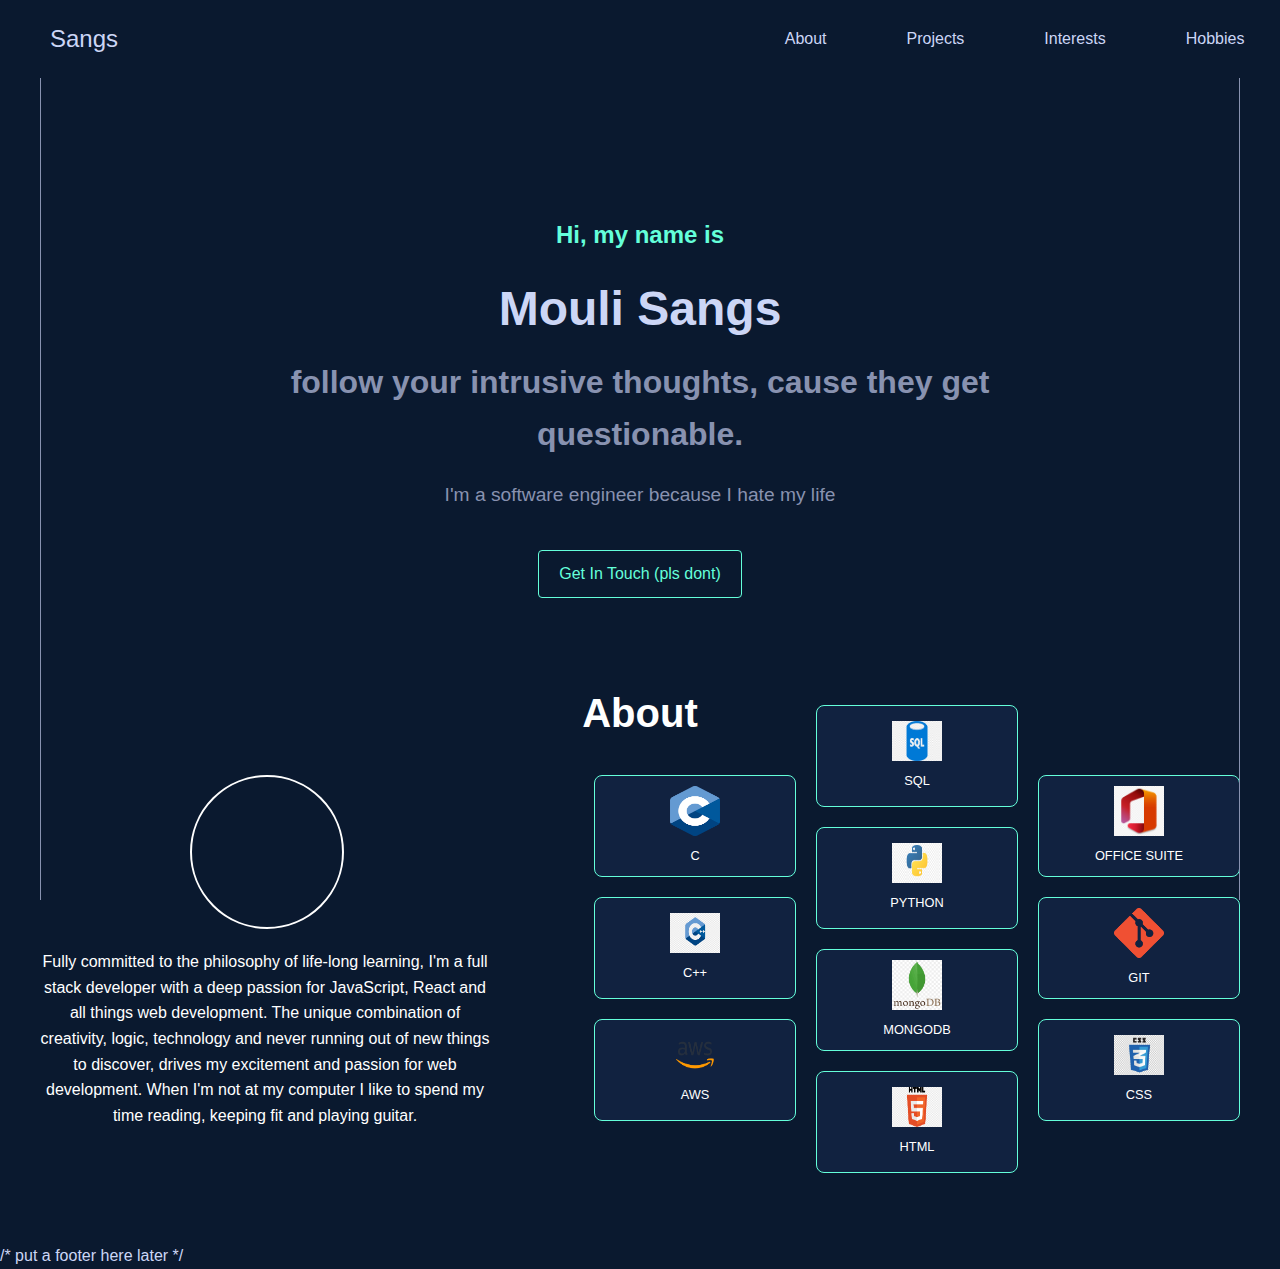
<file: index.html>
<!DOCTYPE html>
<html lang="en">
<head>
    <meta charset="UTF-8">
    <meta name="viewport" content="width=device-width, initial-scale=1.0">
    <title>My Portfolio</title>
    <link rel="stylesheet" href="styles.css">
</head>
<body>
    <div id="lines-container"></div>
    <header>
        <div id="navbar"></div>
    </header>
    <main>
        <section id="hero">
            <h1>Hi, my name is</h1>
            <h2>Mouli Sangs</h2>
            <h3>follow your intrusive thoughts, cause they get questionable.</h3>
            <p>I'm a software engineer because I hate my life</p>
            <a href="#contact" class="button">Get In Touch (pls dont)</a>
        </section> 
        <section id="about">
            <h2>About</h2>
            <div class="about-content">
                <div class="profile-container">
                    <div class="profile-icon"></div>
                    <p class="about-text">
                        Fully committed to the philosophy of life-long learning, I'm a full stack developer with a deep passion for JavaScript, React and all things web development. The unique combination of creativity, logic, technology and never running out of new things to discover, drives my excitement and passion for web development. When I'm not at my computer I like to spend my time reading, keeping fit and playing guitar.
                    </p>
                </div>
                <div class="skills">
                    <div class="skills-column">
                        <div class="skill-icon"><img src="C_Logo.png" alt="C"><span>C</span></div>
                        <div class="skill-icon"><img src="cplus.png" alt="C++"><span>C++</span></div>
                        <div class="skill-icon"><img src="aws.png" alt="AWS"><span>AWS</span></div>
                    </div>
                    <div class="skills-column">
                        <div class="skill-icon"><img src="sql.png" alt="SQL"><span>SQL</span></div>
                        <div class="skill-icon"><img src="python.jpg" alt="Python"><span>Python</span></div>
                        <div class="skill-icon"><img src="mongo.png" alt="MongoDB"><span>MONGODB</span></div>
                        <div class="skill-icon"><img src="html.png" alt="HTML"><span>HTML</span></div>

                    </div>
                    <div class="skills-column">
                        <div class="skill-icon"><img src="office.png" alt="Office Suite"><span>Office Suite</span></div>
                        <div class="skill-icon"><img src="git.png" alt="Git"><span>Git</span></div>
                        <div class="skill-icon"><img src="css.jpeg" alt="CSS"><span>CSS</span></div>
                    </div>
                </div>
            </div>
        </section>
        
    </main>
    <footer>
        /* put a footer here later */
    </footer>
    <script>
        // Load the navbar.html content into the div with id "navbar"
        fetch('navbar.html')
            .then(response => response.text())
            .then(data => document.getElementById('navbar').innerHTML = data);
        
        // Load the lines.html content
        fetch('lines.html')
            .then(response => response.text())
            .then(data => document.getElementById('lines-container').innerHTML = data);
    </script>
</body>
</html>
</file>
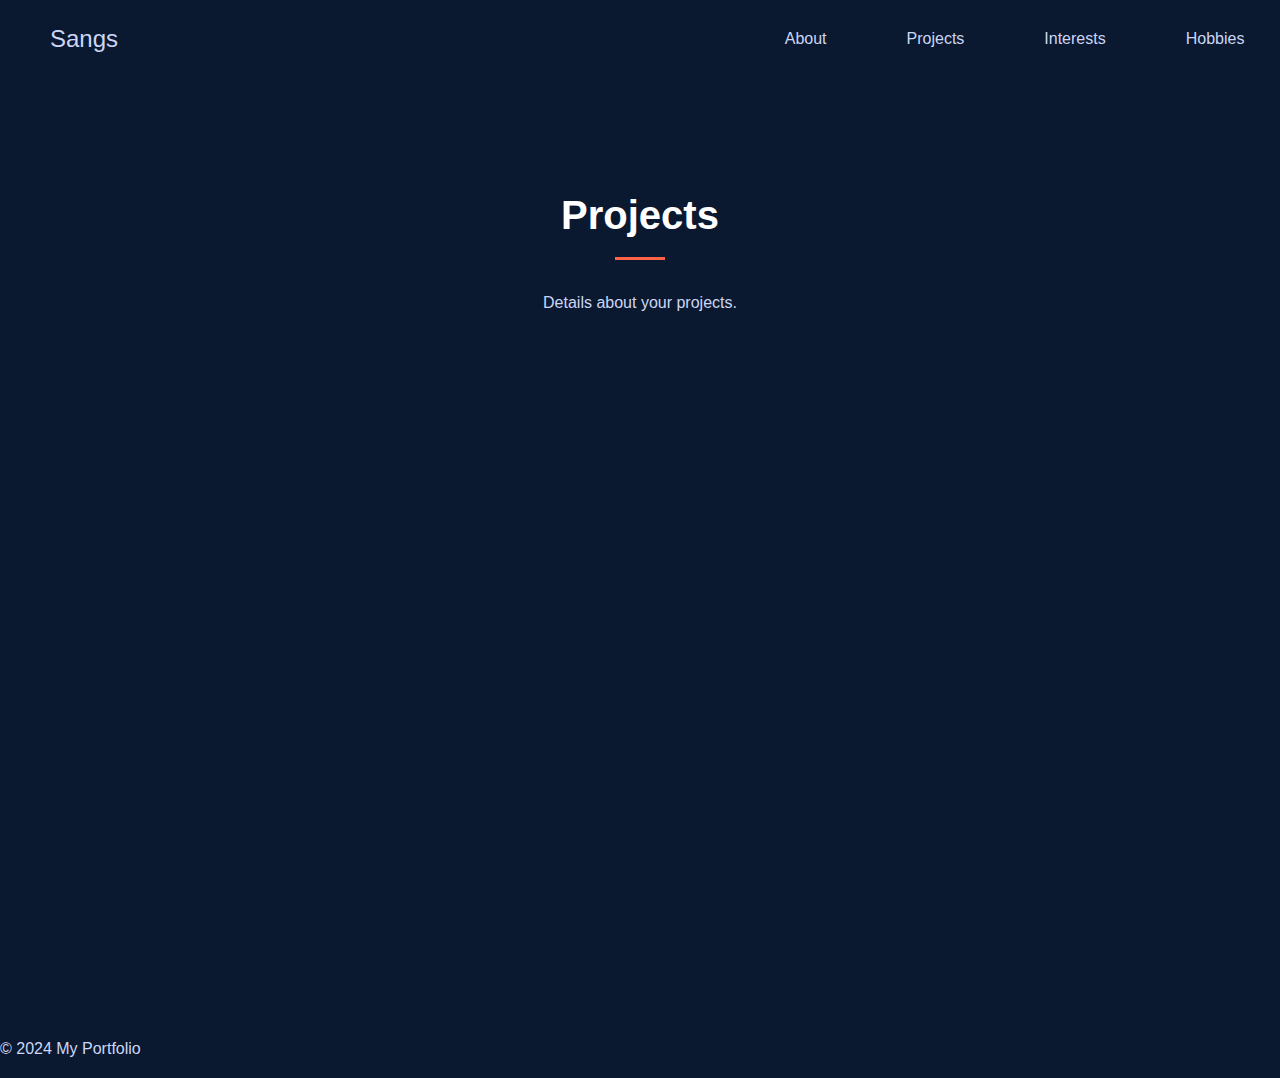
<file: hobbies.html>
<!DOCTYPE html>
<html lang="en">
<head>
    <meta charset="UTF-8">
    <meta name="viewport" content="width=device-width, initial-scale=1.0">
    <title>Projects - My Portfolio</title>
    <link rel="stylesheet" href="../styles.css">
</head>
<body>
    <header>
        <div id="navbar"></div>
    </header>
    <main>
        <section id="projects">
            <h2>Projects</h2>
            <p>Details about your projects.</p>
        </section>
    </main>
    <footer>
        <p>&copy; 2024 My Portfolio</p>
    </footer>
    <script>
        // Load the navbar.html content into the div with id "navbar"
        fetch('navbar.html')
            .then(response => response.text())
            .then(data => document.getElementById('navbar').innerHTML = data);
    </script>
</body>
</html>
</file>
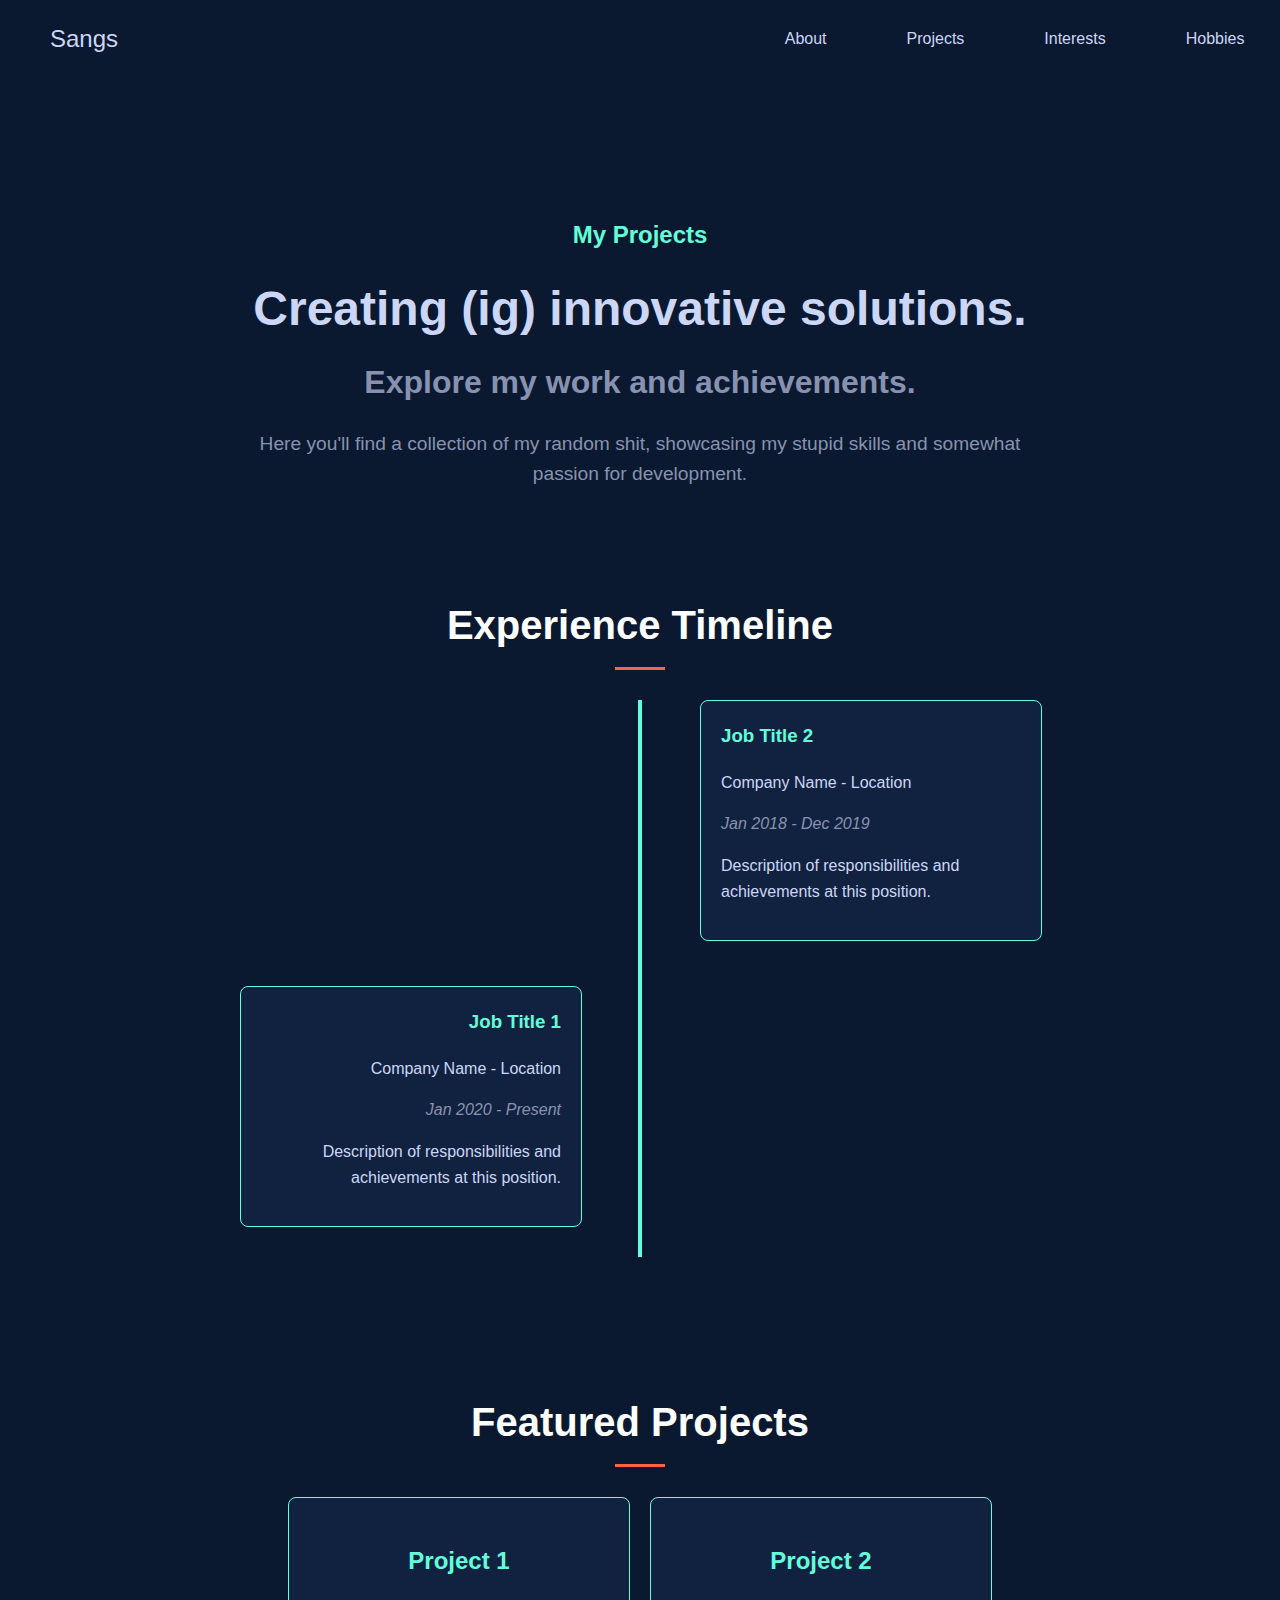
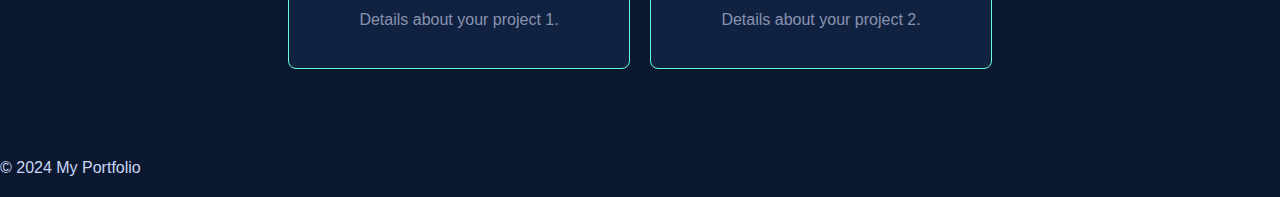
<file: projects.html>
<!DOCTYPE html>
<html lang="en">
<head>
    <meta charset="UTF-8">
    <meta name="viewport" content="width=device-width, initial-scale=1.0">
    <title>Projects - My Portfolio</title>
    <link rel="stylesheet" href="styles.css">
</head>
<body>
    <header>
        <div id="navbar"></div>
    </header>
    <main>
        <section id="hero">
            <h1>My Projects</h1>
            <h2>Creating (ig) innovative solutions.</h2>
            <h3>Explore my work and achievements.</h3>
            <p>Here you'll find a collection of my random shit, showcasing my stupid skills and somewhat passion for development.</p>
        </section>
        <section id="timeline">
            <h2>Experience Timeline</h2>
            <div class="timeline-wrapper">
                <div class="timeline-line"></div>
                <div class="timeline-container">
                    <div class="timeline-item left">
                        <div class="timeline-content">
                            <h3>Job Title 2</h3>
                            <p>Company Name - Location</p>
                            <p class="timeline-date">Jan 2018 - Dec 2019</p>
                            <p>Description of responsibilities and achievements at this position.</p>
                        </div>
                    </div>
                    <div class="timeline-item right">
                        <div class="timeline-content">
                            <h3>Job Title 1</h3>
                            <p>Company Name - Location</p>
                            <p class="timeline-date">Jan 2020 - Present</p>
                            <p>Description of responsibilities and achievements at this position.</p>
                        </div>
                    </div>
                    <!-- Add more timeline items as needed -->
                </div>
            </div>
        </section>
        <section id="projects">
            <h2>Featured Projects</h2>
            <div class="projects-container">
                <div class="project-card">
                    <h3>Project 1</h3>
                    <p>Details about your project 1.</p>
                </div>
                <div class="project-card">
                    <h3>Project 2</h3>
                    <p>Details about your project 2.</p>
                </div>
                <!-- Add more project cards as needed -->
            </div>
        </section>
    </main>
    <footer>
        <p>&copy; 2024 My Portfolio</p>
    </footer>
    <script>
        // Load the navbar.html content into the div with id "navbar"
        fetch('navbar.html')
            .then(response => response.text())
            .then(data => document.getElementById('navbar').innerHTML = data);
    </script>
</body>
</html>
</file>
<file: styles.css>
body {
    background-color: #0a192f; /* Dark blue background */
    color: #ccd6f6; /* Light text color */
    font-family: 'Arial', sans-serif;
    margin: 0;
    padding: 0;
    line-height: 1.6;
}

header {
    padding: 20px;
    background-color: #0a192f;
    display: flex;
    justify-content: space-between;
    align-items: center;
    position: fixed;
    width: 100%;
    top: 0;
    z-index: 1000;
}

nav {
    display: flex;
    justify-content: space-between;
    align-items: center;
    width: 98vw; /* Full viewport width */
    padding: 90px -1000px;
    background-color: #0a192f; /* Add your background color */
}

.nav-left {
    display: flex;
    align-items: center;
    flex-grow: 1; /* Takes up available space */
    margin-left: 30px;

}

.nav-right ul {
    list-style: none;
    margin: 0;
    padding: 0;
    display: flex;
    margin-right: 30px;

}

.nav-right ul li {
    margin-left: 80px;
}

.nav-title {
    color: #ccd6f6;
    text-decoration: none;
    font-size: 1.5em;
    transition: color 0.3s;
}

.nav-title:hover {
    color: #64ffda;
}

.nav-right ul li a {
    color: #ccd6f6;
    text-decoration: none;
    font-size: 1em;
    position: relative;
    transition: color 0.3s;
}

.nav-right ul li a:hover {
    color: #64ffda;
}

.nav-right ul li a::after {
    content: '';
    display: block;
    width: 0;
    height: 2px;
    background: #64ffda;
    transition: width 0.3s;
    position: absolute;
    left: 0;
    bottom: -5px;
}

.nav-right ul li a:hover::after {
    width: 100%;
}

/* .nav-separator {
    width: 100%;
    height: 1px;
    background-color: white;
} */


/*         */
main {
    display: flex;
    flex-direction: column;
    align-items: center;
    text-align: center;
    min-height: 100vh;
    padding: 20px;
    margin-top: 80px; /* Adjust for fixed header */
}

#hero {
    max-width: 800px;
    margin-top: 100px;
}

#hero h1 {
    color: #64ffda;
    font-size: 1.5em;
}

#hero h2 {
    color: #ccd6f6;
    font-size: 3em;
    margin: 0;
}

#hero h3 {
    color: #8892b0;
    font-size: 2em;
    margin: 10px 0;
}

#hero p {
    color: #8892b0;
    font-size: 1.2em;
    margin: 20px 0;
}

.button {
    display: inline-block;
    margin-top: 20px;
    padding: 10px 20px;
    font-size: 1em;
    color: #64ffda;
    border: 1px solid #64ffda;
    text-decoration: none;
    border-radius: 4px;
    transition: background-color 0.3s, color 0.3s;
}

.button:hover {
    background-color: #64ffda;
    color: #0a192f;
}

#about {
    background-color: #0a192f;
    padding: 50px 20px;
    color: #ffffff;
}

#about h2 {
    font-size: 2.5em;
    margin-bottom: 30px;
    text-align: center;
}

.about-content {
    display: flex;
    justify-content: space-between;
    align-items: flex-start;
    max-width: 1200px;
    margin: 0 auto;
}

.profile-container {
    width: 45%;
}

.profile-icon {
    width: 150px;
    height: 150px;
    border: 2px solid #ffffff;
    border-radius: 50%;
    margin-bottom: 20px;
    margin-left: 150px;
}

.about-text {
    font-size: 1em;
    line-height: 1.6;
    color: #ffffff;
    margin-right: 90px;

}

.skills {
    display: flex;
    justify-content: center;
    align-items: flex-start;
    gap: 20px;
}

.skills-column {
    display: flex;
    flex-direction: column;
    gap: 20px;
}

.skills-column:nth-child(2) {
    margin-top: -70px; /* Adjust this value to align the middle column as desired */
}

.skill-icon {
    background-color: #112240; /* Dark background color from the image */
    border-radius: 8px;
    padding: 15px;
    display: flex;
    flex-direction: column;
    align-items: center;
    justify-content: center;
    border: 1px solid #64ffda; /* Adding the border with the color from the image */
    transition: all 0.3s ease;
    width: 170px; /* Set a fixed width */
    height: 70px; /* Set a fixed height */
}

.skill-icon img {
    width: 1300px; /* Adjust the size of the icon image */
    height: 50px;
    margin-bottom: 10px;
}

.skill-icon span {
    font-size: 12px; /* Adjust the font size as needed */
    text-align: center;
    color: #ffffff;
    text-transform: uppercase;
}

.skill-icon:hover {
    transform: translateY(-5px);
    box-shadow: 0 5px 15px rgba(0, 0, 0, 0.3);
}

.skill-icon img {
    width: 50px;
    height: 50px;
    margin-bottom: 10px;
}

.skill-icon span {
    font-size: 0.8em;
    text-align: center;
    color: #ffffff;
    text-transform: uppercase;
}

@media (max-width: 768px) {
    .about-content {
        flex-direction: column;
    }

    .profile-container, .skills {
        width: 100%;
    }

    .skills {
        margin-top: 30px;
        grid-template-columns: repeat(2, 1fr);
    }
}
/* Projects section */
#projects {
    background-color: #0a192f;
    padding: 50px 20px;
    color: #ccd6f6;
}

#projects h2 {
    font-size: 2.5em;
    margin-bottom: 30px;
    color: #ffffff;
    text-align: center;
    position: relative;
}

#projects h2::after {
    content: '';
    display: block;
    width: 50px;
    height: 3px;
    background: #ff6347; /* Pink underline */
    margin: 10px auto 0;
}

.projects-container {
    display: flex;
    flex-wrap: nowrap; /* Keep items in a single row */
    overflow-x: auto; /* Enable horizontal scrolling */
    gap: 20px;
    width: 100%;
    justify-content: center;
}

.project-card {
    background-color: #112240;
    border-radius: 8px;
    padding: 20px;
    display: flex;
    flex-direction: column;
    align-items: center;
    justify-content: center;
    border: 1px solid #64ffda;
    color: #ccd6f6;
    min-width: 300px; /* Ensure each card has a minimum width */
    max-width: 300px; /* Restrict maximum width */
}

.project-card h3 {
    margin-bottom: 10px;
    font-size: 1.5em;
    color: #64ffda;
}

.project-card p {
    font-size: 1em;
    line-height: 1.6;
    color: #8892b0;
}

@media (max-width: 768px) {
    .projects-container {
        flex-direction: column; /* Stack items vertically on small screens */
        align-items: center;
    }

    .project-card {
        width: 100%;
        max-width: none;
    }
}

/* Timeline section */
#timeline {
    background-color: #0a192f;
    padding: 50px 20px;
    color: #ccd6f6;
    position: relative; /* Added to ensure proper positioning of children */
}

#timeline h2 {
    font-size: 2.5em;
    margin-bottom: 30px;
    color: #ffffff;
    text-align: center;
    position: relative;
}

#timeline h2::after {
    content: '';
    display: block;
    width: 50px;
    height: 3px;
    background: #ff6347; /* Pink underline */
    margin: 10px auto 0;
}

.timeline-wrapper {
    position: relative;
    max-width: 1200px;
    margin: 0 auto;
    padding: 0 20px;
}

.timeline-line {
    position: absolute;
    top: 0;
    bottom: 0;
    left: 50%;
    width: 4px; /* Adjusted width of the line */
    background-color: #64ffda; /* Changed to a different color */
    z-index: 1; /* Ensure it's below the content */
    transform: translateX(-50%); /* Center the line */
}

.timeline-container {
    display: flex;
    flex-direction: column;
    align-items: center;
    position: relative; /* Ensure proper positioning */
    padding: 0 20px; /* Ensure content doesn't overlap the line */
}

.timeline-item {
    position: relative;
    width: 50%;
    margin-bottom: 30px;
    padding: 0 20px; /* Adjust padding for spacing */
}

.timeline-item.right {
    align-self: flex-end;
    text-align: right;
    margin-top: 15px;
    padding: 0 400px;

}

.timeline-item.left {
    align-self: flex-start;
    text-align: left;
    padding: 0 640px;
}

.timeline-content {
    background-color: #112240;
    border-radius: 8px;
    padding: 20px;
    border: 1px solid #64ffda;
    position: relative;
    width: 300px;
    z-index: 2; /* Ensure it's above the line */
}

.timeline-content h3 {
    margin-top: 0;
    color: #64ffda;
}

.timeline-date {
    font-style: italic;
    color: #8892b0;
}

@media (max-width: 768px) {
    .timeline-item {
        width: 100%;
        text-align: center;
        padding: 0; /* Remove padding for mobile view */
    }

    .timeline-item.right,
    .timeline-item.left {
        align-self: center;
    }
}

.side-line {
    position: fixed;
    top: 0;
    bottom: 0;
    width: 1px;
    background-color: #8892b0; /* Adjust color as needed */
}

.left-line {
    left: 40px;
}

.right-line {
    right: 40px;
}
</file>
